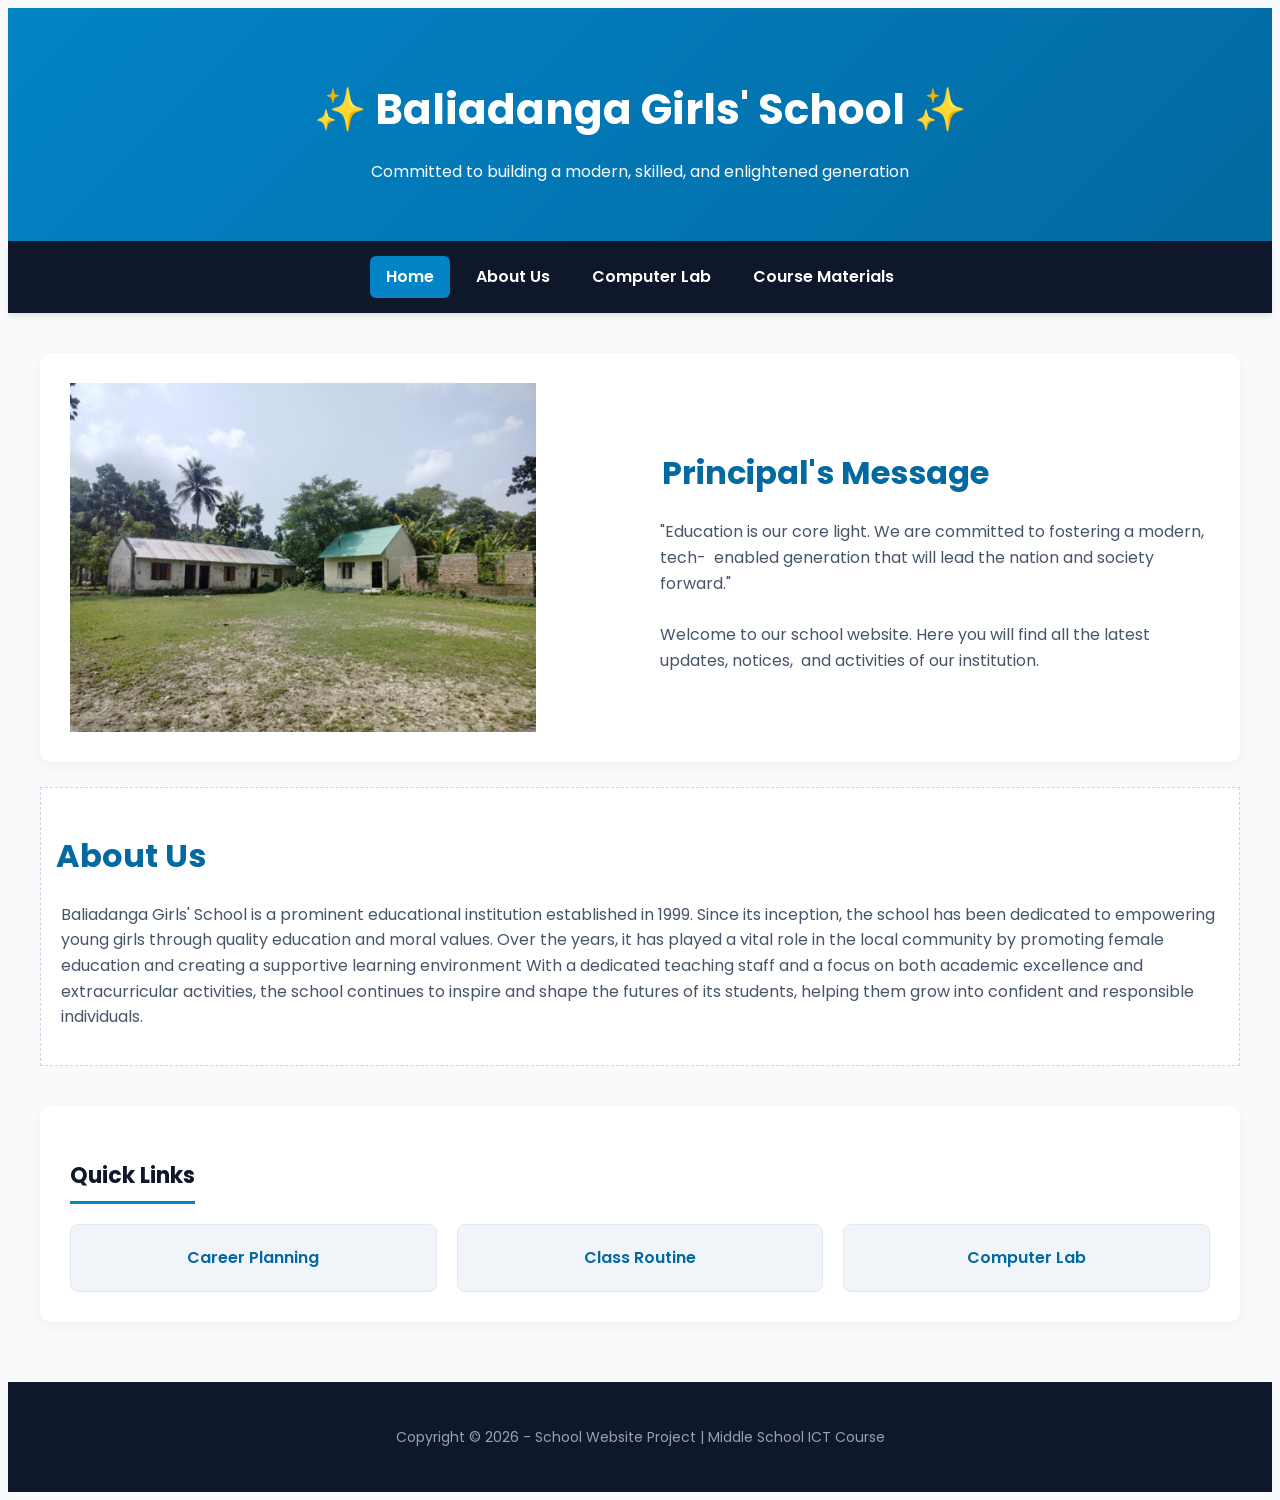
<file: index.html>
<!DOCTYPE html>
<html lang="en">
  <head>
    <meta http-equiv="content-type" content="text/html; charset=UTF-8">
    <meta name="viewport" content="width=device-width, initial-scale=1.0">
    <title>Baliadanga Girls' High School</title>
    <link rel="preconnect" href="https://fonts.googleapis.com">
    <link rel="preconnect" href="https://fonts.gstatic.com" crossorigin="">
    <link href="https://fonts.googleapis.com/css2?family=Poppins:wght@400;600;700&amp;display=swap"
      rel="stylesheet">
    <link rel="stylesheet" href="style.css">
  </head>
  <body>
    <header>
      <h1>✨ Baliadanga Girls' School ✨</h1>
      <p>Committed to building a modern, skilled, and enlightened generation</p>
    </header>
    <nav> <a href="#" class="active">Home</a> <a href="#about">About Us</a> <a
        href="computers.html" title="Computer resources" target="_top">Computer
        Lab</a> <a href="ClassMaterials.html" title="Course Materials">Course
        Materials</a> </nav>
    <div class="container">
      <section class="hero"><img src="sschoolpicture.jpg" alt="" title="school picture"
          style="width: 466px; height: 349px;">
        <div class="hero-content">
          <h2>&nbsp;Principal's Message</h2>
          <p>"Education is our core light. We are committed to fostering a
            modern, tech-&nbsp; enabled generation that will lead the nation and
            society forward."</p>
          <p>Welcome to our school website. Here you will find all the latest
            updates, notices,&nbsp; and activities of our institution.</p>
        </div>
      </section>
      <br>
      <section class="section" id="about">
        <div class="hero-content">
          <h2>About Us</h2>
          <p>Baliadanga Girls' School is a prominent educational institution
            established in 1999. Since its inception, the school has been
            dedicated to empowering young girls through quality education and
            moral values. Over the years, it has played a vital role in the
            local community by promoting female education and creating a
            supportive learning environment With a dedicated teaching staff and
            a focus on both academic excellence and extracurricular activities,
            the school continues to inspire and shape the futures of its
            students, helping them grow into confident and responsible
            individuals.</p>
        </div>
      </section>
      <section class="quick-links">
        <h3>Quick Links</h3>
        <div class="link-grid"> <a href="CareerPaths.html" class="link-card" title="CareerPaths">Career
            Planning</a> <a href="Routine.html" class="link-card">Class Routine</a>
          <a href="computers.html" class="link-card" title="computer resources">Computer
            Lab</a> </div>
      </section>
    </div>
    <footer>
      <p>Copyright © 2026 - School Website Project | Middle School ICT Course</p>
    </footer>
  </body>
</html>
</file>
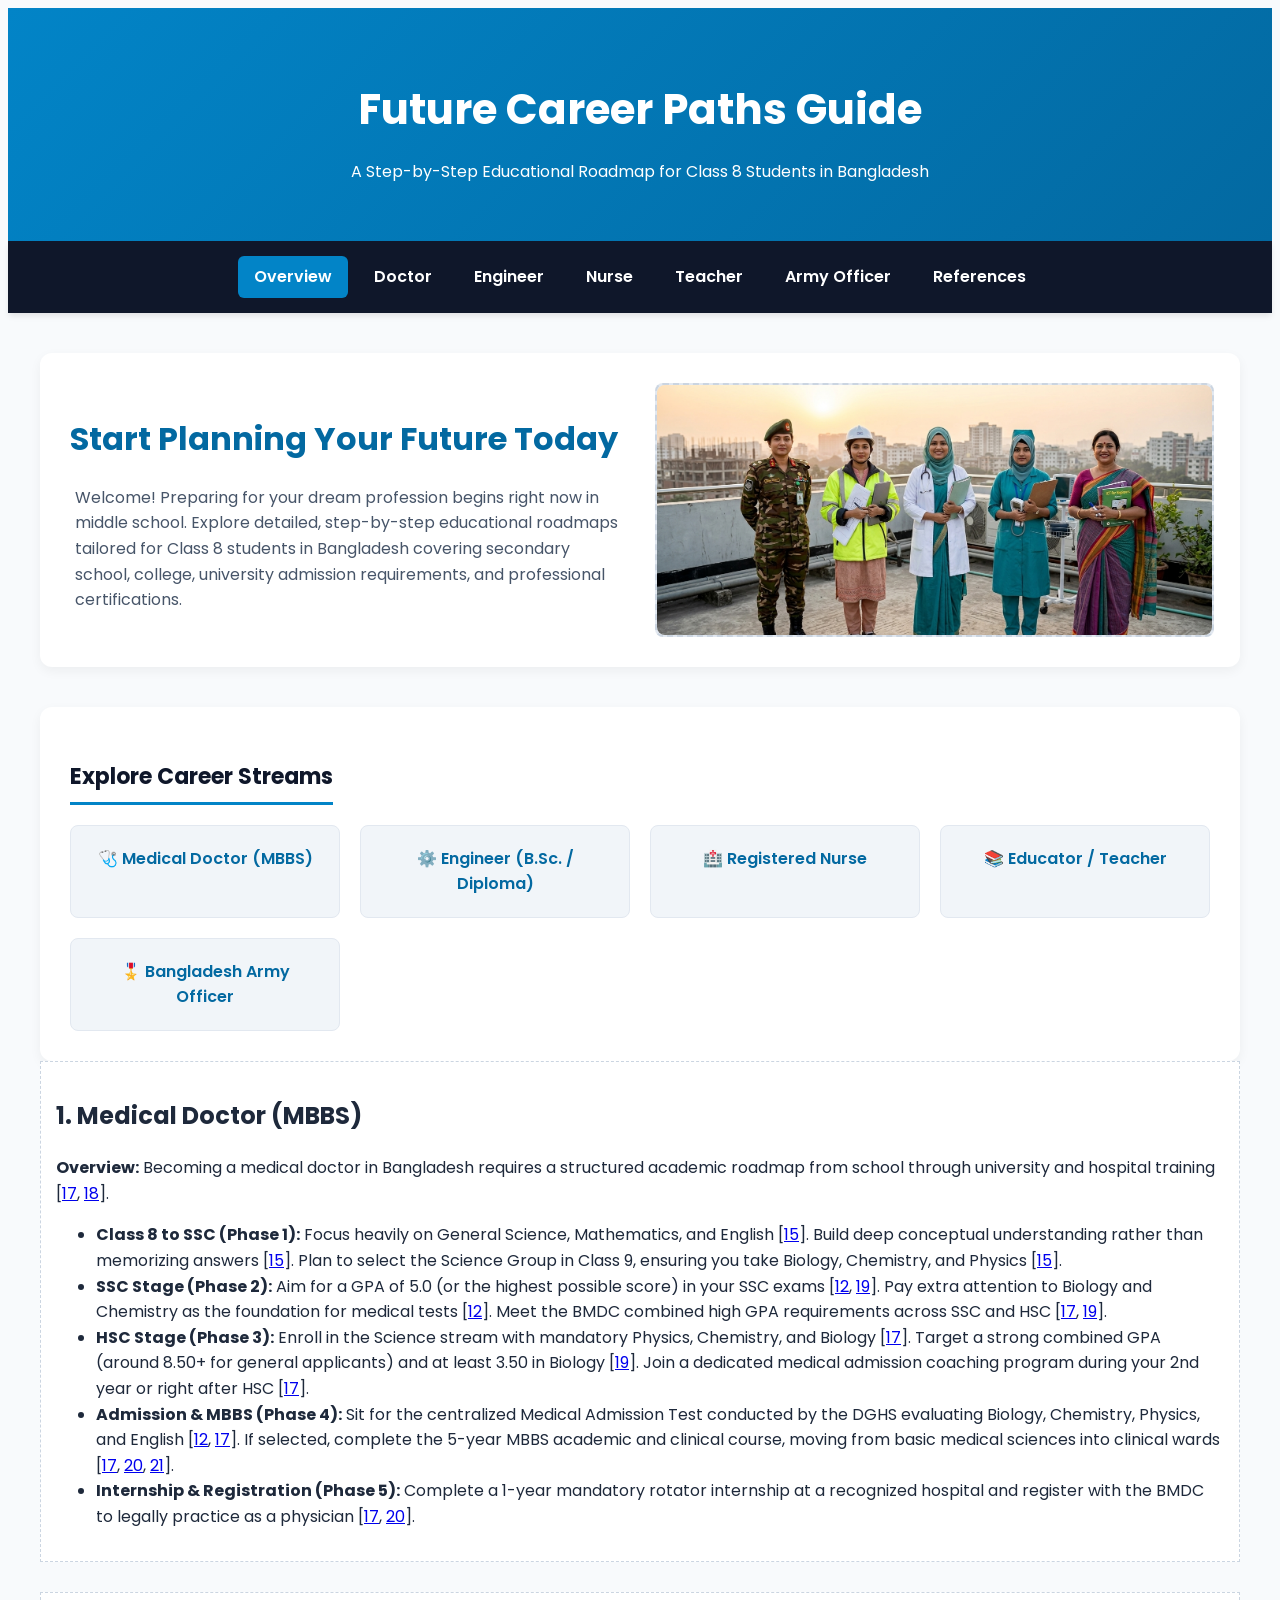
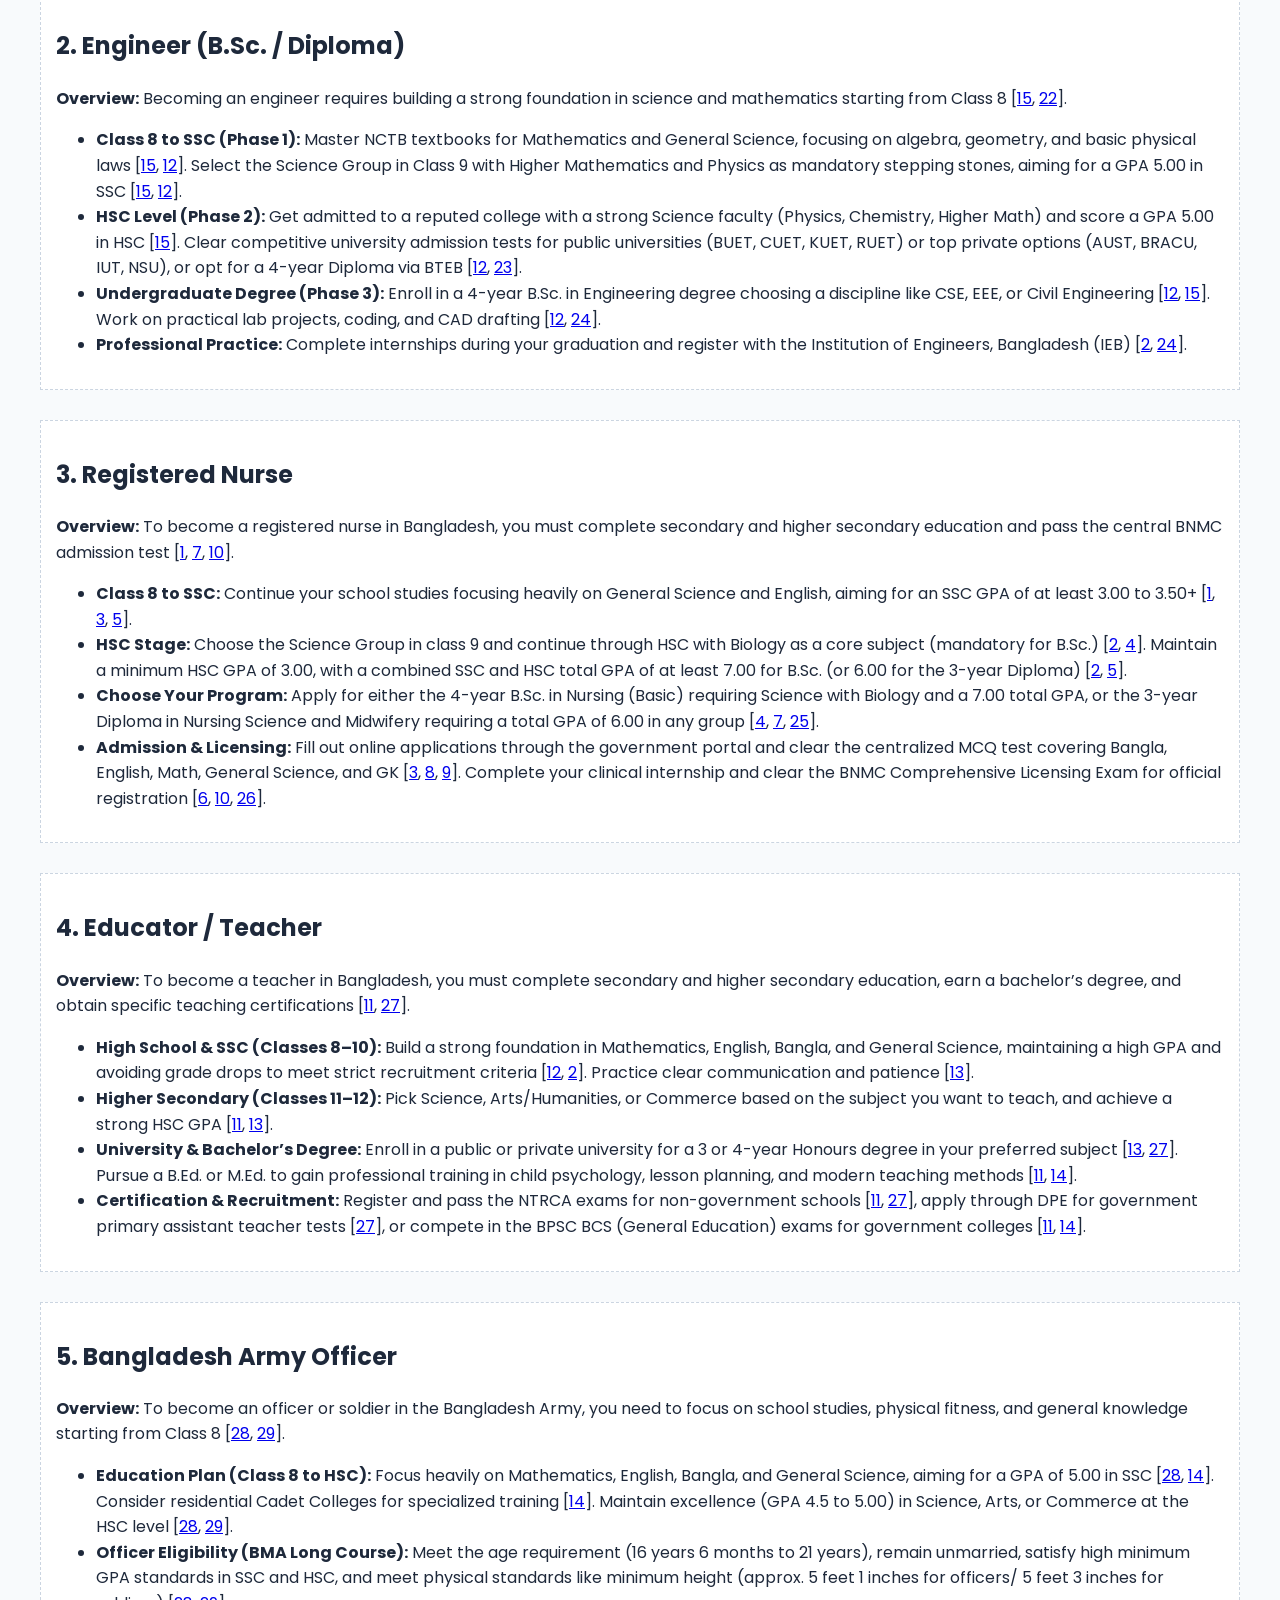
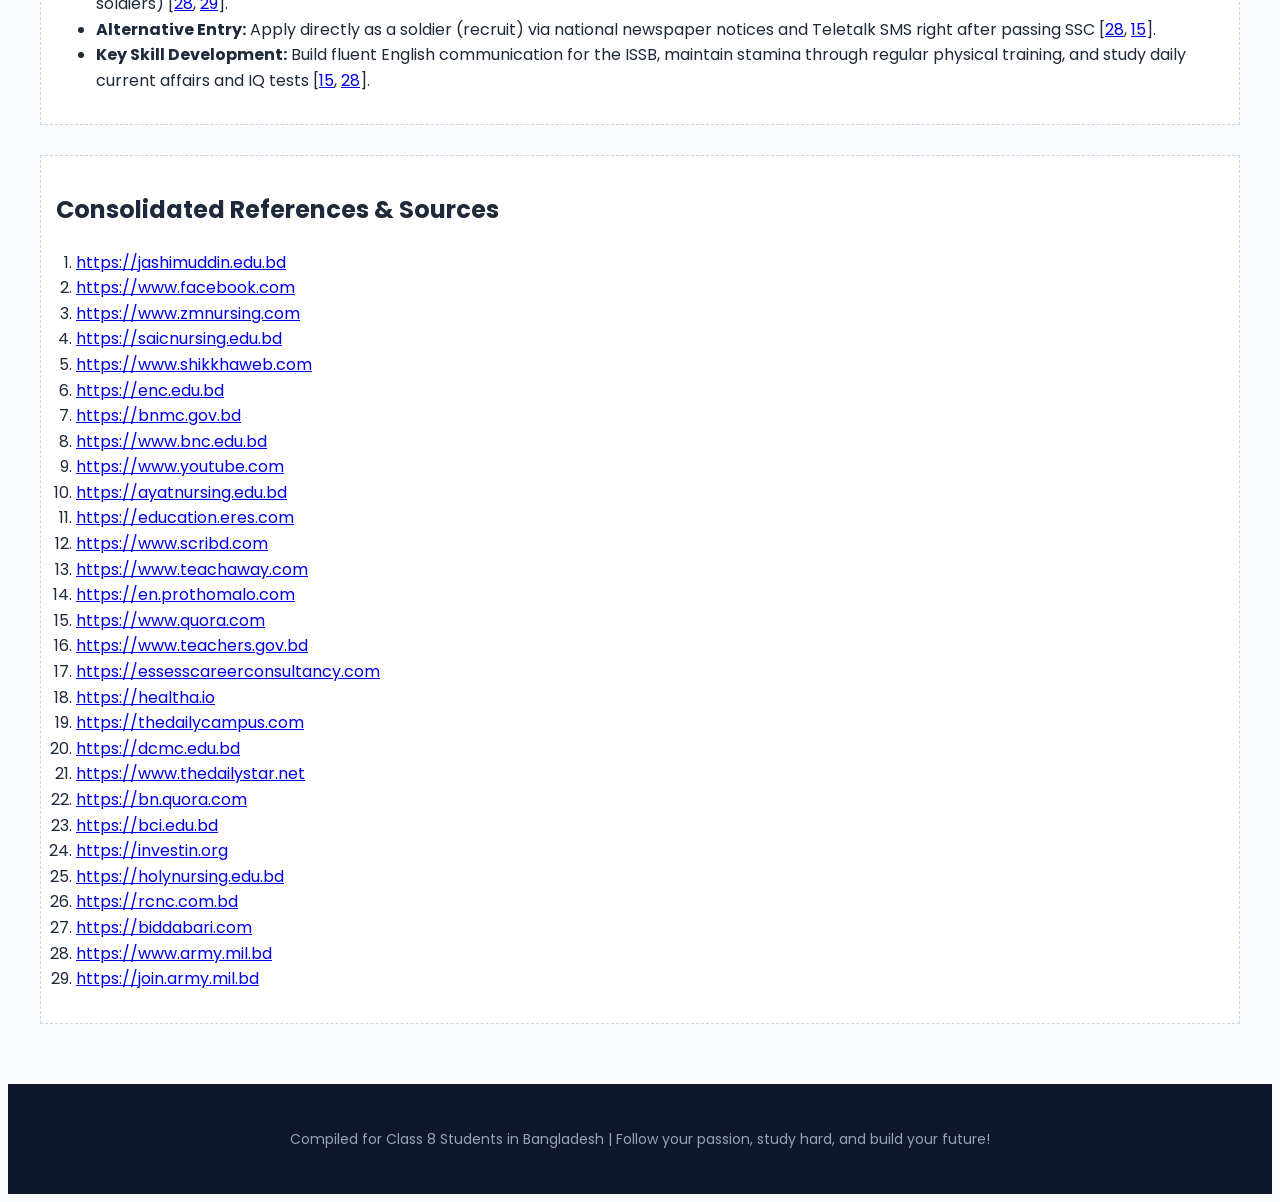
<file: CareerPaths.html>
<!DOCTYPE html>
<html lang="en">
  <head>
    <meta http-equiv="content-type" content="text/html; charset=UTF-8">
    <meta name="viewport" content="width=device-width, initial-scale=1.0">
    <title>Student Career Path Guide - Bangladesh</title>
    <link rel="stylesheet" href="style.css">
    <link href="https://fonts.googleapis.com/css2?family=Poppins:wght@400;600;700&amp;display=swap"
      rel="stylesheet">
  </head>
  <body>
    <header>
      <h1>Future Career Paths Guide</h1>
      <p>A Step-by-Step Educational Roadmap for Class 8 Students in Bangladesh</p>
    </header>
    <nav> <a href="#overview" class="active">Overview</a> <a href="#doctor">Doctor</a>
      <a href="#engineer">Engineer</a> <a href="#nurse">Nurse</a> <a href="#teacher">Teacher</a>
      <a href="#army">Army Officer</a> <a href="#references">References</a> </nav>
    <div class="container">
      <!-- HERO SECTION -->
      <div class="hero" id="overview">
        <div class="hero-content">
          <h2>Start Planning Your Future Today</h2>
          <p>Welcome! Preparing for your dream profession begins right now in
            middle school. Explore detailed, step-by-step educational roadmaps
            tailored for Class 8 students in Bangladesh covering secondary
            school, college, university admission requirements, and professional
            certifications.</p>
        </div>
        <div class="hero-img"> <img src="professions.jpg" alt="Careers" title="Professions"
            style="width: 100%; height: 100%; object-fit: cover; border-radius: 8px; display: block;"
            onerror="this.onerror=null; console.error('Image failed to load. Check file path.');"
            <="" div=""> </div>
      </div>
      <!-- QUICK LINKS SECTION -->
      <div class="quick-links">
        <h3>Explore Career Streams</h3>
        <div class="link-grid"> <a href="#doctor" class="link-card">🩺 Medical
            Doctor (MBBS)</a> <a href="#engineer" class="link-card">⚙️ Engineer
            (B.Sc. / Diploma)</a> <a href="#nurse" class="link-card">🏥
            Registered Nurse</a> <a href="#teacher" class="link-card">📚
            Educator / Teacher</a> <a href="#army" class="link-card">🎖️
            Bangladesh Army Officer</a> </div>
      </div>
      <!-- DOCTOR PATH -->
      <div class="section" id="doctor">
        <h2>1. Medical Doctor (MBBS)</h2>
        <p><strong>Overview:</strong> Becoming a medical doctor in Bangladesh
          requires a structured academic roadmap from school through university
          and hospital training [<a href="#ref-17">17</a>, <a href="#ref-18">18</a>].</p>
        <ul>
          <li><strong>Class 8 to SSC (Phase 1):</strong> Focus heavily on
            General Science, Mathematics, and English [<a href="#ref-15">15</a>].
            Build deep conceptual understanding rather than memorizing answers [<a
              href="#ref-15">15</a>]. Plan to select the Science Group in Class
            9, ensuring you take Biology, Chemistry, and Physics [<a href="#ref-15">15</a>].</li>
          <li><strong>SSC Stage (Phase 2):</strong> Aim for a GPA of 5.0 (or the
            highest possible score) in your SSC exams [<a href="#ref-12">12</a>,
            <a href="#ref-19">19</a>]. Pay extra attention to Biology and
            Chemistry as the foundation for medical tests [<a href="#ref-12">12</a>].
            Meet the BMDC combined high GPA requirements across SSC and HSC [<a
              href="#ref-17">17</a>, <a href="#ref-19">19</a>].</li>
          <li><strong>HSC Stage (Phase 3):</strong> Enroll in the Science stream
            with mandatory Physics, Chemistry, and Biology [<a href="#ref-17">17</a>].
            Target a strong combined GPA (around 8.50+ for general applicants)
            and at least 3.50 in Biology [<a href="#ref-19">19</a>]. Join a
            dedicated medical admission coaching program during your 2nd year or
            right after HSC [<a href="#ref-17">17</a>].</li>
          <li><strong>Admission &amp; MBBS (Phase 4):</strong> Sit for the
            centralized Medical Admission Test conducted by the DGHS evaluating
            Biology, Chemistry, Physics, and English [<a href="#ref-12">12</a>,
            <a href="#ref-17">17</a>]. If selected, complete the 5-year MBBS
            academic and clinical course, moving from basic medical sciences
            into clinical wards [<a href="#ref-17">17</a>, <a href="#ref-20">20</a>,
            <a href="#ref-21">21</a>].</li>
          <li><strong>Internship &amp; Registration (Phase 5):</strong> Complete
            a 1-year mandatory rotator internship at a recognized hospital and
            register with the BMDC to legally practice as a physician [<a href="#ref-17">17</a>,
            <a href="#ref-20">20</a>].</li>
        </ul>
      </div>
      <!-- ENGINEER PATH -->
      <div class="section" id="engineer">
        <h2>2. Engineer (B.Sc. / Diploma)</h2>
        <p><strong>Overview:</strong> Becoming an engineer requires building a
          strong foundation in science and mathematics starting from Class 8 [<a
            href="#ref-15">15</a>, <a href="#ref-22">22</a>].</p>
        <ul>
          <li><strong>Class 8 to SSC (Phase 1):</strong> Master NCTB textbooks
            for Mathematics and General Science, focusing on algebra, geometry,
            and basic physical laws [<a href="#ref-15">15</a>, <a href="#ref-12">12</a>].
            Select the Science Group in Class 9 with Higher Mathematics and
            Physics as mandatory stepping stones, aiming for a GPA 5.00 in SSC [<a
              href="#ref-15">15</a>, <a href="#ref-12">12</a>].</li>
          <li><strong>HSC Level (Phase 2):</strong> Get admitted to a reputed
            college with a strong Science faculty (Physics, Chemistry, Higher
            Math) and score a GPA 5.00 in HSC [<a href="#ref-15">15</a>]. Clear
            competitive university admission tests for public universities
            (BUET, CUET, KUET, RUET) or top private options (AUST, BRACU, IUT,
            NSU), or opt for a 4-year Diploma via BTEB [<a href="#ref-12">12</a>,
            <a href="#ref-23">23</a>].</li>
          <li><strong>Undergraduate Degree (Phase 3):</strong> Enroll in a
            4-year B.Sc. in Engineering degree choosing a discipline like CSE,
            EEE, or Civil Engineering [<a href="#ref-12">12</a>, <a href="#ref-15">15</a>].
            Work on practical lab projects, coding, and CAD drafting [<a href="#ref-12">12</a>,
            <a href="#ref-24">24</a>].</li>
          <li><strong>Professional Practice:</strong> Complete internships
            during your graduation and register with the Institution of
            Engineers, Bangladesh (IEB) [<a href="#ref-2">2</a>, <a href="#ref-24">24</a>].</li>
        </ul>
      </div>
      <!-- NURSE PATH -->
      <div class="section" id="nurse">
        <h2>3. Registered Nurse</h2>
        <p><strong>Overview:</strong> To become a registered nurse in
          Bangladesh, you must complete secondary and higher secondary education
          and pass the central BNMC admission test [<a href="#ref-1">1</a>, <a
            href="#ref-7">7</a>, <a href="#ref-10">10</a>].</p>
        <ul>
          <li><strong>Class 8 to SSC:</strong> Continue your school studies
            focusing heavily on General Science and English, aiming for an SSC
            GPA of at least 3.00 to 3.50+ [<a href="#ref-1">1</a>, <a href="#ref-3">3</a>,
            <a href="#ref-5">5</a>].</li>
          <li><strong>HSC Stage:</strong> Choose the Science Group in class 9
            and continue through HSC with Biology as a core subject (mandatory
            for B.Sc.) [<a href="#ref-2">2</a>, <a href="#ref-4">4</a>].
            Maintain a minimum HSC GPA of 3.00, with a combined SSC and HSC
            total GPA of at least 7.00 for B.Sc. (or 6.00 for the 3-year
            Diploma) [<a href="#ref-2">2</a>, <a href="#ref-5">5</a>].</li>
          <li><strong>Choose Your Program:</strong> Apply for either the 4-year
            B.Sc. in Nursing (Basic) requiring Science with Biology and a 7.00
            total GPA, or the 3-year Diploma in Nursing Science and Midwifery
            requiring a total GPA of 6.00 in any group [<a href="#ref-4">4</a>,
            <a href="#ref-7">7</a>, <a href="#ref-25">25</a>].</li>
          <li><strong>Admission &amp; Licensing:</strong> Fill out online
            applications through the government portal and clear the centralized
            MCQ test covering Bangla, English, Math, General Science, and GK [<a
              href="#ref-3">3</a>, <a href="#ref-8">8</a>, <a href="#ref-9">9</a>].
            Complete your clinical internship and clear the BNMC Comprehensive
            Licensing Exam for official registration [<a href="#ref-6">6</a>, <a
              href="#ref-10">10</a>, <a href="#ref-26">26</a>].</li>
        </ul>
      </div>
      <!-- TEACHER PATH -->
      <div class="section" id="teacher">
        <h2>4. Educator / Teacher</h2>
        <p><strong>Overview:</strong> To become a teacher in Bangladesh, you
          must complete secondary and higher secondary education, earn a
          bachelor’s degree, and obtain specific teaching certifications [<a href="#ref-11">11</a>,
          <a href="#ref-27">27</a>].</p>
        <ul>
          <li><strong>High School &amp; SSC (Classes 8–10):</strong> Build a
            strong foundation in Mathematics, English, Bangla, and General
            Science, maintaining a high GPA and avoiding grade drops to meet
            strict recruitment criteria [<a href="#ref-12">12</a>, <a href="#ref-2">2</a>].
            Practice clear communication and patience [<a href="#ref-13">13</a>].</li>
          <li><strong>Higher Secondary (Classes 11–12):</strong> Pick Science,
            Arts/Humanities, or Commerce based on the subject you want to teach,
            and achieve a strong HSC GPA [<a href="#ref-11">11</a>, <a href="#ref-13">13</a>].</li>
          <li><strong>University &amp; Bachelor’s Degree:</strong> Enroll in a
            public or private university for a 3 or 4-year Honours degree in
            your preferred subject [<a href="#ref-13">13</a>, <a href="#ref-27">27</a>].
            Pursue a B.Ed. or M.Ed. to gain professional training in child
            psychology, lesson planning, and modern teaching methods [<a href="#ref-11">11</a>,
            <a href="#ref-14">14</a>].</li>
          <li><strong>Certification &amp; Recruitment:</strong> Register and
            pass the NTRCA exams for non-government schools [<a href="#ref-11">11</a>,
            <a href="#ref-27">27</a>], apply through DPE for government primary
            assistant teacher tests [<a href="#ref-27">27</a>], or compete in
            the BPSC BCS (General Education) exams for government colleges [<a href="#ref-11">11</a>,
            <a href="#ref-14">14</a>].</li>
        </ul>
      </div>
      <!-- ARMY OFFICER PATH -->
      <div class="section" id="army">
        <h2>5. Bangladesh Army Officer</h2>
        <p><strong>Overview:</strong> To become an officer or soldier in the
          Bangladesh Army, you need to focus on school studies, physical
          fitness, and general knowledge starting from Class 8 [<a href="#ref-28">28</a>,
          <a href="#ref-29">29</a>].</p>
        <ul>
          <li><strong>Education Plan (Class 8 to HSC):</strong> Focus heavily on
            Mathematics, English, Bangla, and General Science, aiming for a GPA
            of 5.00 in SSC [<a href="#ref-28">28</a>, <a href="#ref-14">14</a>].
            Consider residential Cadet Colleges for specialized training [<a href="#ref-14">14</a>].
            Maintain excellence (GPA 4.5 to 5.00) in Science, Arts, or Commerce
            at the HSC level [<a href="#ref-28">28</a>, <a href="#ref-29">29</a>].</li>
          <li><strong>Officer Eligibility (BMA Long Course):</strong> Meet the
            age requirement (16 years 6 months to 21 years), remain unmarried,
            satisfy high minimum GPA standards in SSC and HSC, and meet physical
            standards like minimum height (approx. 5 feet 1 inches for officers/
            5 feet 3 inches for soldiers) [<a href="#ref-28">28</a>, <a href="#ref-29">29</a>].</li>
          <li><strong>Alternative Entry:</strong> Apply directly as a soldier
            (recruit) via national newspaper notices and Teletalk SMS right
            after passing SSC [<a href="#ref-28">28</a>, <a href="#ref-15">15</a>].</li>
          <li><strong>Key Skill Development:</strong> Build fluent English
            communication for the ISSB, maintain stamina through regular
            physical training, and study daily current affairs and IQ tests [<a
              href="#ref-15">15</a>, <a href="#ref-28">28</a>].</li>
        </ul>
      </div>
      <!-- REFERENCES SECTION -->
      <div class="section" id="references">
        <h2>Consolidated References &amp; Sources</h2>
        <ol style="padding-left: 20px; word-break: break-all;">
          <li id="ref-1"><a href="https://jashimuddin.edu.bd" target="_blank">https://jashimuddin.edu.bd</a></li>
          <li id="ref-2"><a href="https://www.facebook.com" target="_blank">https://www.facebook.com</a></li>
          <li id="ref-3"><a href="https://www.zmnursing.com" target="_blank">https://www.zmnursing.com</a></li>
          <li id="ref-4"><a href="https://saicnursing.edu.bd" target="_blank">https://saicnursing.edu.bd</a></li>
          <li id="ref-5"><a href="https://www.shikkhaweb.com" target="_blank">https://www.shikkhaweb.com</a></li>
          <li id="ref-6"><a href="https://enc.edu.bd" target="_blank">https://enc.edu.bd</a></li>
          <li id="ref-7"><a href="https://bnmc.gov.bd" target="_blank">https://bnmc.gov.bd</a></li>
          <li id="ref-8"><a href="https://www.bnc.edu.bd" target="_blank">https://www.bnc.edu.bd</a></li>
          <li id="ref-9"><a href="https://www.youtube.com" target="_blank">https://www.youtube.com</a></li>
          <li id="ref-10"><a href="https://ayatnursing.edu.bd" target="_blank">https://ayatnursing.edu.bd</a></li>
          <li id="ref-11"><a href="https://education.eres.com" target="_blank">https://education.eres.com</a></li>
          <li id="ref-12"><a href="https://www.scribd.com" target="_blank">https://www.scribd.com</a></li>
          <li id="ref-13"><a href="https://www.teachaway.com" target="_blank">https://www.teachaway.com</a></li>
          <li id="ref-14"><a href="https://en.prothomalo.com" target="_blank">https://en.prothomalo.com</a></li>
          <li id="ref-15"><a href="https://www.quora.com" target="_blank">https://www.quora.com</a></li>
          <li id="ref-16"><a href="https://www.teachers.gov.bd" target="_blank">https://www.teachers.gov.bd</a></li>
          <li id="ref-17"><a href="https://essesscareerconsultancy.com" target="_blank">https://essesscareerconsultancy.com</a></li>
          <li id="ref-18"><a href="https://healtha.io" target="_blank">https://healtha.io</a></li>
          <li id="ref-19"><a href="https://thedailycampus.com" target="_blank">https://thedailycampus.com</a></li>
          <li id="ref-20"><a href="https://dcmc.edu.bd" target="_blank">https://dcmc.edu.bd</a></li>
          <li id="ref-21"><a href="https://www.thedailystar.net" target="_blank">https://www.thedailystar.net</a></li>
          <li id="ref-22"><a href="https://bn.quora.com" target="_blank">https://bn.quora.com</a></li>
          <li id="ref-23"><a href="https://bci.edu.bd" target="_blank">https://bci.edu.bd</a></li>
          <li id="ref-24"><a href="https://investin.org" target="_blank">https://investin.org</a></li>
          <li id="ref-25"><a href="https://holynursing.edu.bd" target="_blank">https://holynursing.edu.bd</a></li>
          <li id="ref-26"><a href="https://rcnc.com.bd" target="_blank">https://rcnc.com.bd</a></li>
          <li id="ref-27"><a href="https://biddabari.com" target="_blank">https://biddabari.com</a></li>
          <li id="ref-28"><a href="https://www.army.mil.bd" target="_blank">https://www.army.mil.bd</a></li>
          <li id="ref-29"><a href="https://join.army.mil.bd" target="_blank">https://join.army.mil.bd</a></li>
        </ol>
      </div>
    </div>
    <footer>
      <p>Compiled for Class 8 Students in Bangladesh | Follow your passion,
        study hard, and build your future!</p>
    </footer>
  </body>
</html>
</file>
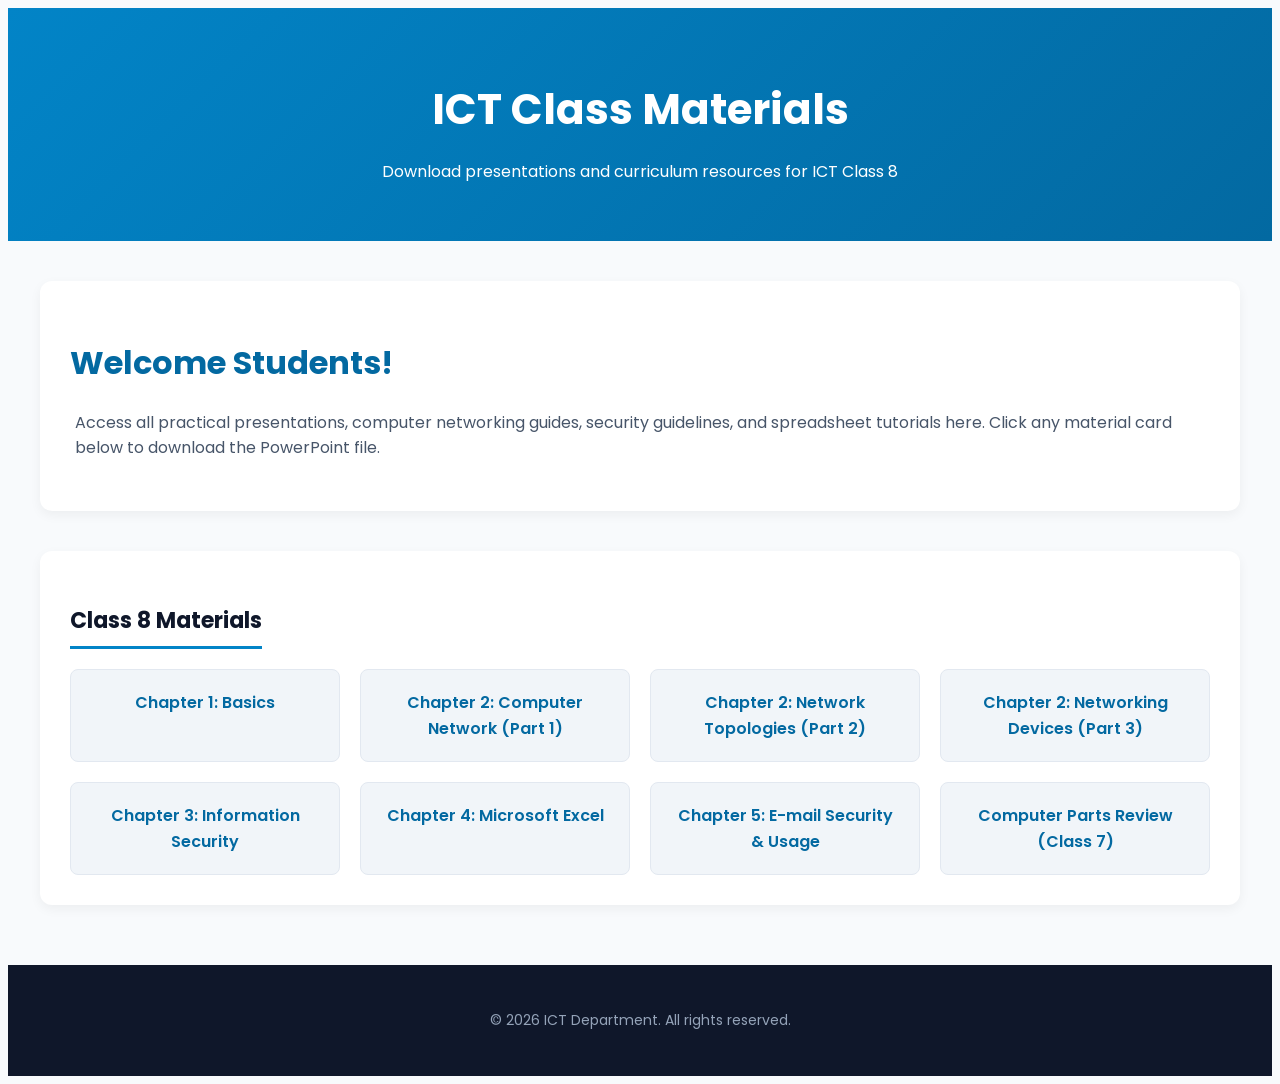
<file: ClassMaterials.html>
<!DOCTYPE html>
<html lang="en">
  <head>
    <meta http-equiv="content-type" content="text/html; charset=UTF-8">
    <meta name="viewport" content="width=device-width, initial-scale=1.0">
    <title>ICT Class Materials - Student Portal</title>
    <link href="https://fonts.googleapis.com/css2?family=Poppins:wght@400;600;700&amp;display=swap"

      rel="stylesheet">
    <link rel="stylesheet" href="style.css">
  </head>
  <body>
    <header>
      <h1>ICT Class Materials</h1>
      <p>Download presentations and curriculum resources for ICT Class 8</p>
    </header>
    <div class="container">
      <!-- Hero Section -->
      <section class="hero">
        <div class="hero-content">
          <h2>Welcome Students!</h2>
          <p>Access all practical presentations, computer networking guides,
            security guidelines, and spreadsheet tutorials here. Click any
            material card below to download the PowerPoint file.</p>
        </div>
      </section>
      <!-- Class 8 Section -->
      <section class="quick-links" id="class8">
        <h3>Class 8 Materials</h3>
        <div class="link-grid"> <a href="ClassMaterials/ICT_Practical-Class8-chapter-1.pptx"

            class="link-card" download=""> Chapter 1: Basics </a> <a href="ClassMaterials/ICT_Practical--Class8-Chapter2-Computer_Network_part1.pptx"

            class="link-card" download=""> Chapter 2: Computer Network (Part 1)
          </a> <a href="ClassMaterials/ICT_Practical--Class8-Chapter2-netowrk-part2-topology.pptx"

            class="link-card" download=""> Chapter 2: Network Topologies (Part
            2) </a> <a href="ClassMaterials/ICT_Practical-Class8-Chapter2-Networking%20Devices%20-Chapter2-part3.pptx"

            class="link-card" download=""> Chapter 2: Networking Devices (Part
            3) </a> <a href="ClassMaterials/ICT_Practical-class8-information-security-chapter3.pptx"

            class="link-card" download=""> Chapter 3: Information Security </a>
          <a href="ClassMaterials/ICT_Practical--class8-Excel-chapter4.pptx" class="link-card"

            download=""> Chapter 4: Microsoft Excel </a> <a href="ClassMaterials/ICT_Practical-class8-E-mail-chapter5.pptx"

            class="link-card" download=""> Chapter 5: E-mail Security &amp;
            Usage </a> <a href="ClassMaterials/ICT_Practical--Class7-review-Computerparts.pptx"

                          class="link-card" download=""> Computer Parts Review (Class 7) </a>
        </div>
          </section>
    </div>
    <footer>
      <p>© 2026 ICT Department. All rights reserved.</p>
    </footer>
  </body>
</html>
</file>
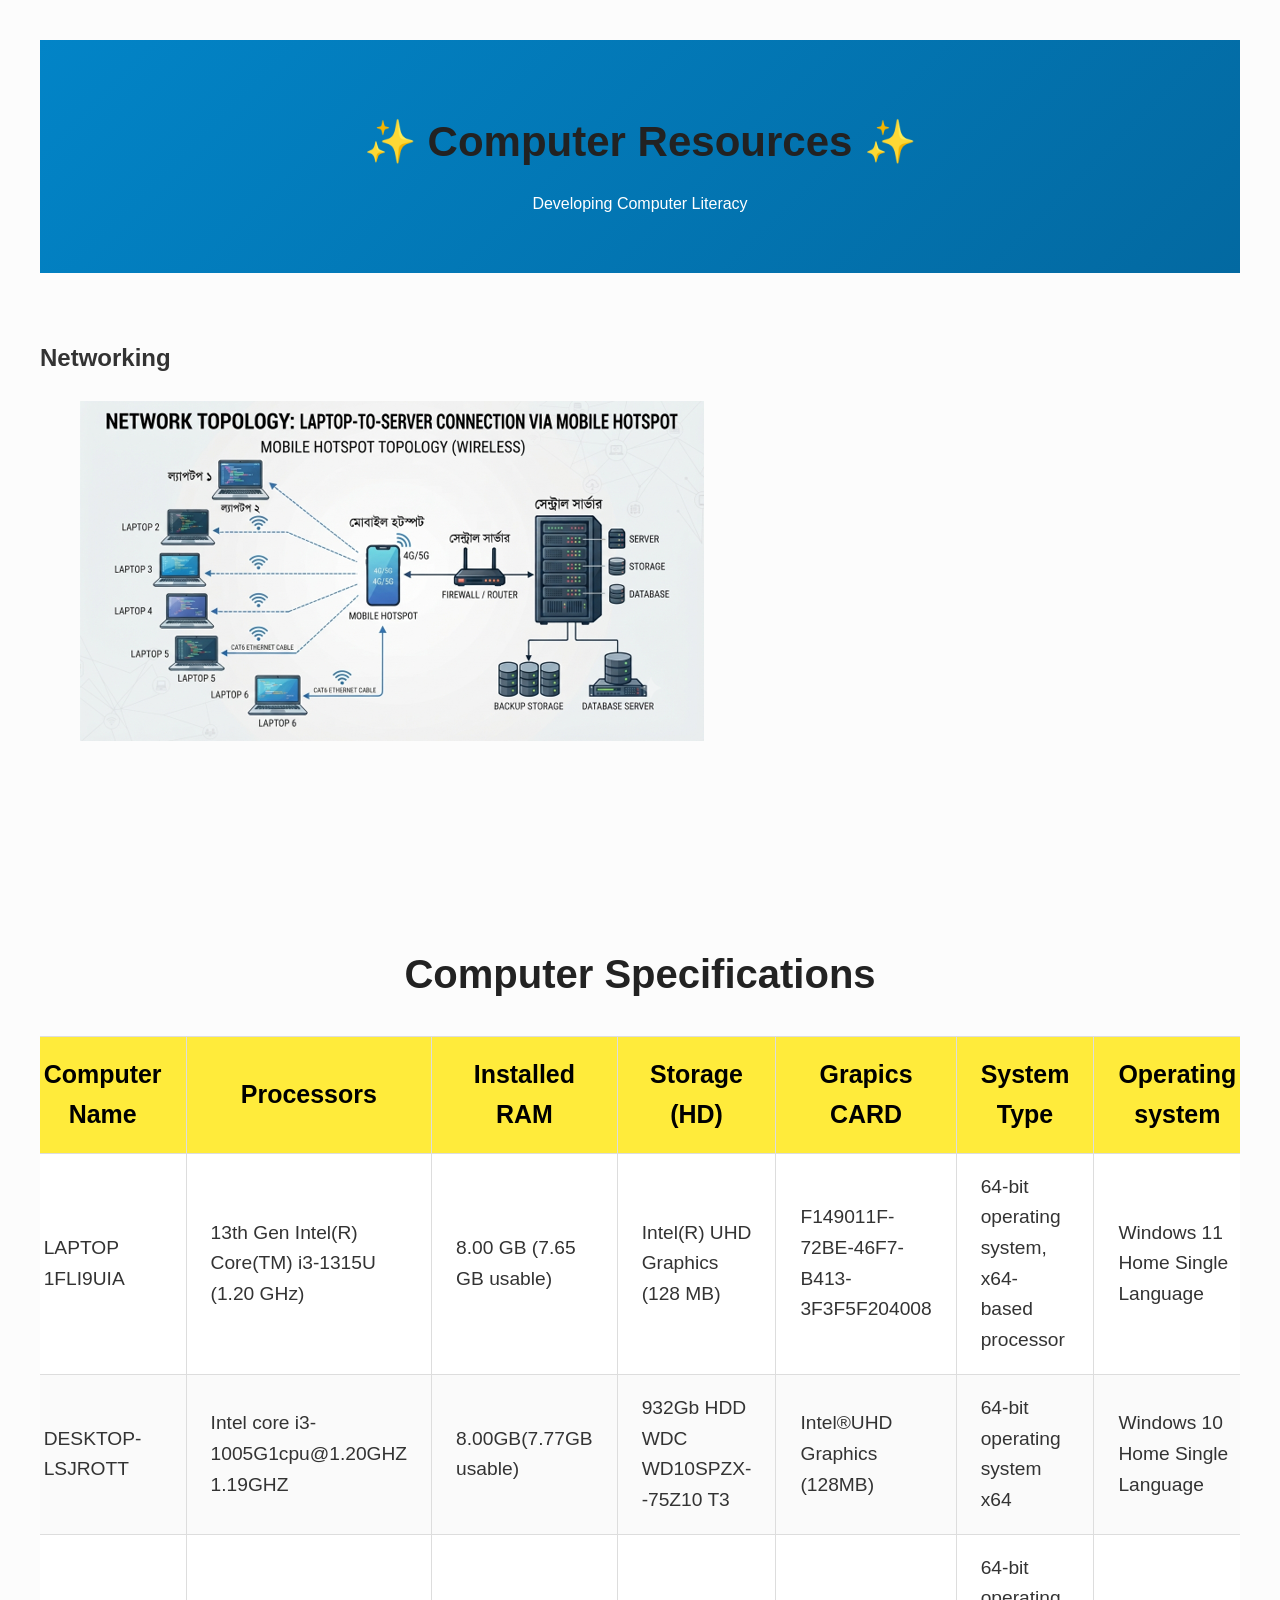
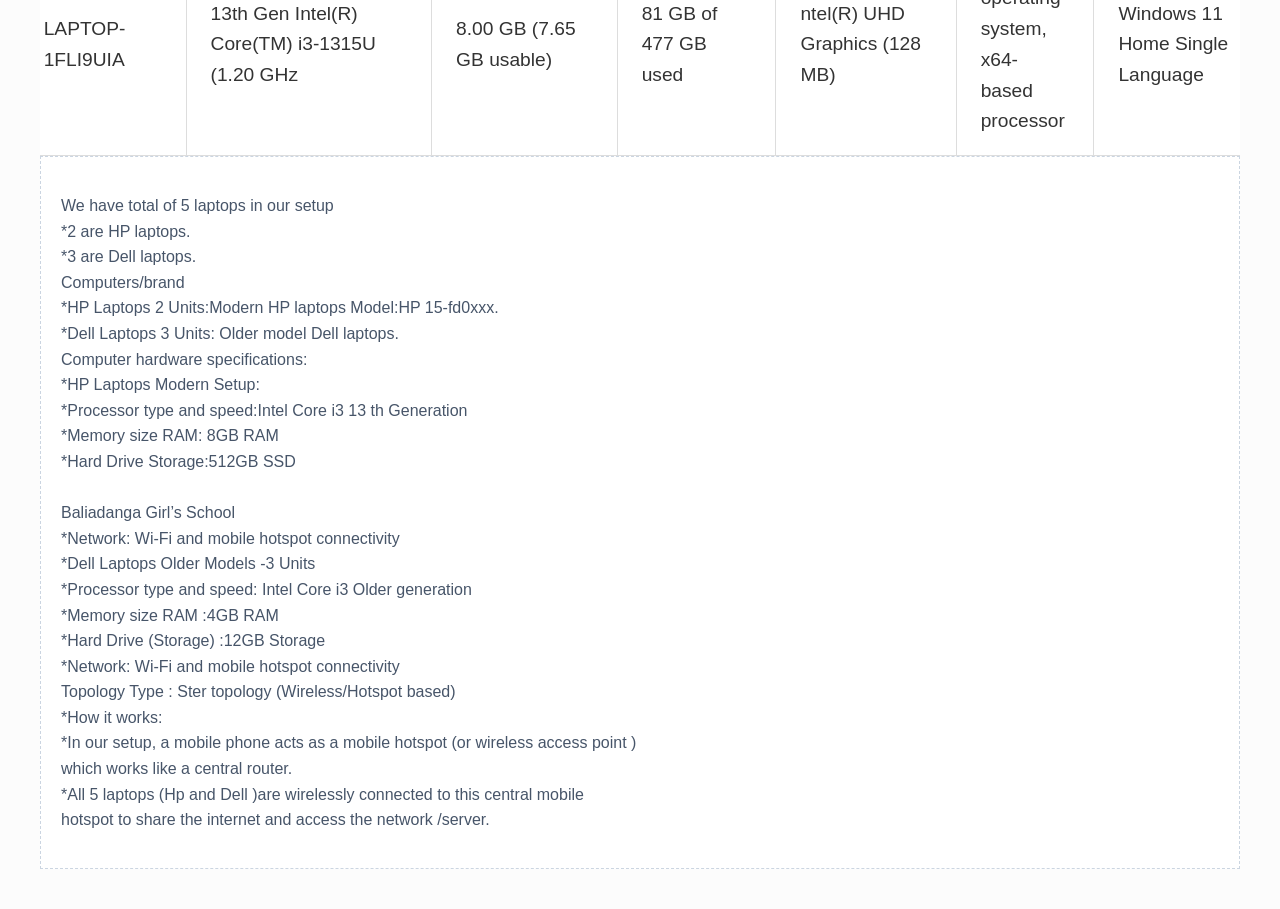
<file: computers.html>
<!DOCTYPE html>
<html lang="en">
  <head>
    <meta http-equiv="content-type" content="text/html; charset=UTF-8">
    <meta name="viewport" content="width=device-width, initial-scale=1.0">
    <title>Baliadanga Girls' High School</title>
    <link rel="preconnect" href="https://fonts.googleapis.com">
    <link rel="preconnect" href="https://fonts.gstatic.com" crossorigin="">
    <link href="https://fonts.googleapis.com/css2?family=Poppins:wght@400;600;700&amp;display=swap"

      rel="stylesheet">
    <link rel="stylesheet" href="style.css">
  </head>
  <body>
    <header>
      <h1>✨ Computer Resources ✨</h1>
      <p>Developing Computer Literacy </p>
    </header>
    <p><br>
    </p>
    <h2>
      <p>Networking</p>
    </h2>
    <img src="network.png" alt="network setup" title="network setup" style="margin-left: 40px;">
    <p><br>
    </p>
    <p><br>
    </p>
    <p><br>
    </p>
    <p><br>
    </p>
    <meta charset="UTF-8">
    <title>Computer Specifications </title>
    <style>
        body {
            font-family: Arial, sans-serif;
            margin: 40px;
            background-color: #fcfcfc;
            color: #333;
        }
        h1 {
            text-align: center;
            font-size: 2.5em;
            margin-bottom: 30px;
            color: #222;
        }
        .table-container {
            width: 100%;
            display: flex;
            justify-content: center;
            overflow-x: auto;
        }
        table.routine-table {
            width: 100%;
            border-collapse: collapse;
            font-size: 1.2em;
            box-shadow: 0 4px 10px rgba(0,0,0,0.05);
            background-color: #ffffff;
        }
        table.routine-table th, table.routine-table td {
            padding: 18px 24px;
            text-align: left;
            border: 1px solid #ddd;
        }
        table.routine-table th {
            background-color: #ffeb3b;
            color: #000;
            font-weight: bold;
            font-size: 1.3em;
            text-align: center;
        }
        table.routine-table tr:nth-child(even) {
            background-color: #fafafa;
        }
        table.routine-table tr:hover {
            background-color: #f1f1f1;
        }
    </style>
    <h1>Computer Specifications</h1>
    <div class="table-container">
      <table class="dataframe routine-table" border="1">
        <thead>
          <tr style="text-align: right;">
            <th>Computer Name</th>
            <th>Processors</th>
            <th>Installed RAM</th>
            <th>Storage (HD)</th>
            <th>Grapics CARD</th>
            <th>System Type</th>
            <th>Operating system</th>
          </tr>
        </thead>
        <tbody>
          <tr>
            <td>LAPTOP 1FLI9UIA</td>
            <td>13th Gen Intel(R) Core(TM) i3-1315U (1.20 GHz)</td>
            <td>8.00 GB (7.65 GB usable)</td>
            <td>Intel(R) UHD Graphics (128 MB)</td>
            <td>F149011F-72BE-46F7-B413-3F3F5F204008</td>
            <td>64-bit operating system, x64-based processor</td>
            <td>Windows 11 Home Single Language</td>
          </tr>
          <tr>
            <td>DESKTOP-LSJROTT</td>
            <td>Intel core i3-1005G1cpu@1.20GHZ 1.19GHZ</td>
            <td>8.00GB(7.77GB usable)</td>
            <td>932Gb HDD WDC WD10SPZX--75Z10 T3</td>
            <td>Intel®UHD Graphics (128MB)</td>
            <td>64-bit operating system x64</td>
            <td>Windows 10 Home Single Language</td>
          </tr>
          <tr>
            <td>LAPTOP-1FLI9UIA</td>
            <td>13th Gen Intel(R) Core(TM) i3-1315U (1.20 GHz</td>
            <td>8.00 GB (7.65 GB usable)</td>
            <td>81 GB of 477 GB used</td>
            <td>ntel(R) UHD Graphics (128 MB)</td>
            <td>64-bit operating system, x64-based processor</td>
            <td>Windows 11 Home Single Language</td>
          </tr>
        </tbody>
      </table>
    </div>
    <section class="section" id="about">
      <div class="hero-content">
        <p><span>We have total of 5 laptops in our setup<br>
            *2 are HP laptops.<br>
            *3 are Dell laptops.<br>
            Computers/brand<br>
            *HP Laptops 2 Units:Modern HP laptops Model:HP 15-fd0xxx.<br>
            *Dell Laptops 3 Units: Older model Dell laptops.<br>
            Computer hardware specifications:<br>
            *HP Laptops Modern Setup:<br>
            *Processor type and speed:Intel Core i3 13 th Generation<br>
            *Memory size RAM: 8GB RAM<br>
            *Hard Drive Storage:512GB SSD<br>
          </span> <span><br>
            Baliadanga Girl’s School<br>
            *Network: Wi-Fi and mobile hotspot connectivity<br>
            *Dell Laptops Older Models -3 Units<br>
            *Processor type and speed: Intel Core i3 Older generation<br>
            *Memory size RAM :4GB RAM<br>
            *Hard Drive (Storage) :12GB Storage<br>
            *Network: Wi-Fi and mobile hotspot connectivity<br>
            Topology Type : Ster topology (Wireless/Hotspot based)<br>
            *How it works:<br>
            *In our setup, a mobile phone acts as a mobile hotspot (or wireless
            access point )<br>
            which works like a central router.<br>
            *All 5 laptops (Hp and Dell )are wirelessly connected to this
            central mobile<br>
            hotspot to share the internet and access the network /server.</span></p>
      </div>
    </section>
  </body>
</html>
</file>
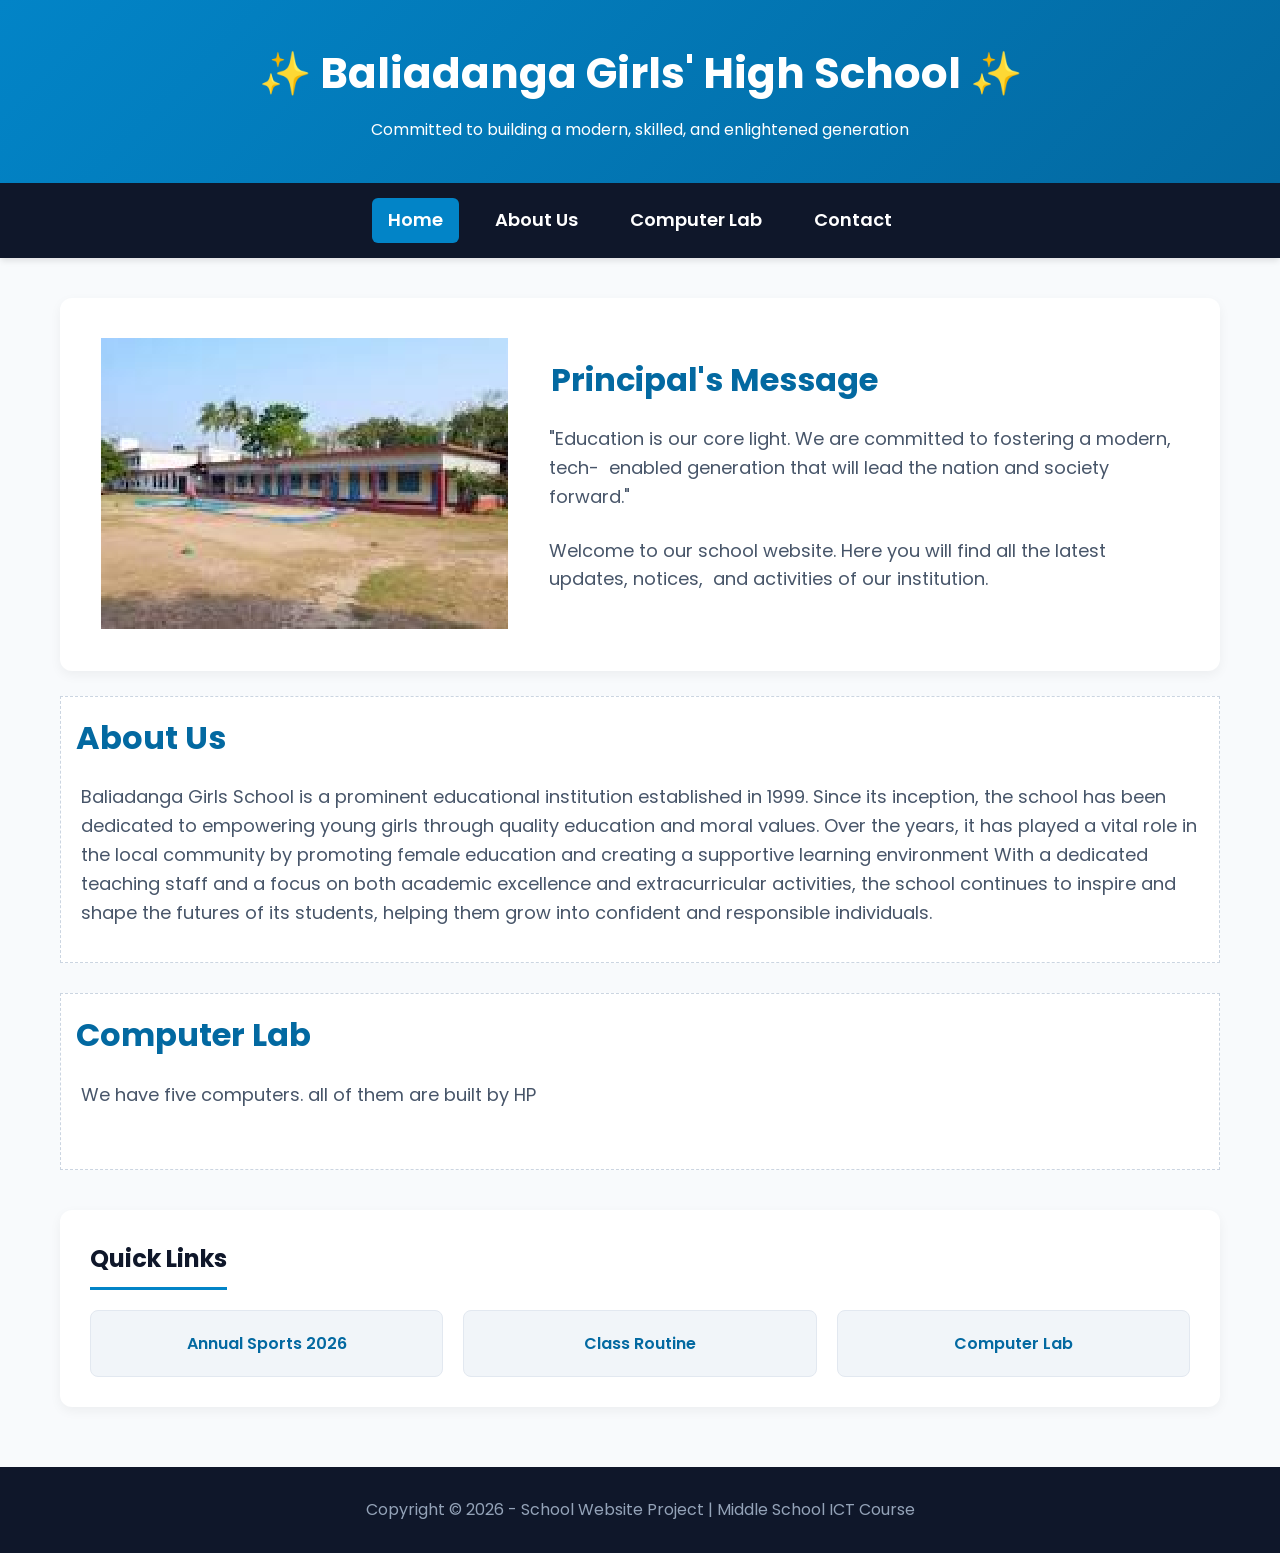
<file: document.html>
<!DOCTYPE html>
<html lang="en">
  <head>
    <meta http-equiv="content-type" content="text/html; charset=UTF-8">
    <meta name="viewport" content="width=device-width, initial-scale=1.0">
    <title>Baliadanga Girls' High School</title>
    <link rel="preconnect" href="https://fonts.googleapis.com">
    <link rel="preconnect" href="https://fonts.gstatic.com">
    <link href="https://fonts.googleapis.com/css2?family=Poppins:wght@400;600;700&amp;display=swap"
      rel="stylesheet">
    <style>
        * {
            box-sizing: border-box;
            margin: 0;
            padding: 0;
        }
        body {
            font-family: 'Poppins', sans-serif;
            background-color: #f8fafc;
            color: #1e293b;
            line-height: 1.6;
        }
        header {
            background: linear-gradient(135deg, #0284c7, #0369a1);
            color: white;
            padding: 40px 20px;
            text-align: center;
        }
        header h1 {
            font-size: 42px;
            margin-bottom: 10px;
        }
        nav {
            background-color: #0f172a;
            display: flex;
            justify-content: center;
            gap: 20px;
            padding: 15px;
            box-shadow: 0 4px 6px -1px rgba(0,0,0,0.1);
        }
        nav a {
            color: white;
            text-decoration: none;
            font-size: 18px;
            font-weight: 600;
            padding: 8px 16px;
            border-radius: 6px;
            transition: background 0.3s;
        }
        nav a:hover, nav a.active {
            background-color: #0284c7;
        }
        .container {
            max-width: 1200px;
            margin: 40px auto;
            padding: 0 20px;
        }
        .hero {
            display: grid;
            grid-template-columns: 1fr 2fr;
            gap: 30px;
            background: white;
            padding: 40px;
            border-radius: 12px;
            box-shadow: 0 4px 12px rgba(0,0,0,0.05);
            align-items: center;
        }
        .hero-img {
            background-color: #e2e8f0;
            height: 250px;
            border-radius: 8px;
            display: flex;
            align-items: center;
            justify-content: center;
            color: #64748b;
            font-size: 20px;
            font-weight: 600;
            border: 2px dashed #cbd5e1;
        }
        .hero-content h2 {
            color: #0369a1;
            font-size: 32px;
            margin-bottom: 15px;
        }
        .hero-content p {
            font-size: 18px;
            color: #475569;
            margin-bottom: 15px;
            padding: 5px;
        }

        .section {
            margin-bottom: 30px;
            padding: 15px;
            border: 1px dashed #cbd5e1;
            background: #fff;
        }

        .quick-links {
            margin-top: 40px;
            background: white;
            padding: 30px;
            border-radius: 12px;
            box-shadow: 0 4px 12px rgba(0,0,0,0.05);
        }
        .quick-links h3 {
            font-size: 24px;
            color: #0f172a;
            margin-bottom: 20px;
            border-bottom: 3px solid #0284c7;
            padding-bottom: 8px;
            display: inline-block;
        }
        .link-grid {
            display: grid;
            grid-template-columns: repeat(3, 1fr);
            gap: 20px;
        }
        .link-card {
            background: #f1f5f9;
            padding: 20px;
            border-radius: 8px;
            text-align: center;
            font-weight: 600;
            color: #0369a1;
            text-decoration: none;
            border: 1px solid #e2e8f0;
            transition: transform 0.2s, background 0.2s;
        }
        .link-card:hover {
            transform: translateY(-3px);
            background: #e0f2fe;
        }
        footer {
            text-align: center;
            padding: 30px;
            background-color: #0f172a;
            color: #94a3b8;
            margin-top: 60px;
            font-size: 16px;
        }
  </style>
  </head>
  <body>
    <header>
      <h1>✨ Baliadanga Girls' High School ✨</h1>
      <p>Committed to building a modern, skilled, and enlightened generation</p>
    </header>
    <nav><a href="#" class="active">Home</a> <a href="#about">About Us</a>
      <a href="#computer">Computer Lab</a> <a href="#contact">Contact</a> </nav>
    <div class="container">
      <section class="hero"><img src="school.png" alt="school" title="school" longdesc="school.png">
        <div class="hero-content">
          <h2>&nbsp;Principal's Message</h2>
          <p>"Education is our core light. We are committed to fostering a
            modern,
            tech-&nbsp; enabled generation that will lead the nation and society
            forward."</p>
          <p>Welcome to our school website. Here you will find all the latest
            updates,
            notices,&nbsp; and activities of our institution.</p>
        </div>
      </section>
      <br>
      <section class="section" id="about">
        <div class="hero-content">
          <h2>About Us</h2>
          <p>Baliadanga Girls School is a prominent educational institution
            established
            in 1999. Since its inception, the school has been dedicated to
            empowering young
            girls through quality education and moral values. Over the years, it
            has played
            a vital role in the local community by promoting female education
            and creating
            a supportive learning environment With a dedicated teaching staff
            and a focus
            on both academic excellence and extracurricular activities, the
            school
            continues to inspire and shape the futures of its students, helping
            them grow
            into confident and responsible individuals.</p>
        </div>
      </section>
      <section class="section" id="computer">
        <div class="hero-content">
          <h2>Computer Lab</h2>
          <p>We have five computers. all of them are built by HP<br>
          </p>
          <p></p>
        </div>
      </section>
      <section class="quick-links">
        <h3>Quick Links</h3>
        <div class="link-grid">
          <a href="#" class="link-card">Annual Sports 2026</a> <a href="#" class="link-card">Class
            Routine</a> <a href="#" class="link-card">Computer
            Lab</a> </div>
      </section>
    </div>
    <footer>
      <p>Copyright © 2026 - School Website Project | Middle School ICT Course</p>
    </footer>
  </body>
</html>
</file>
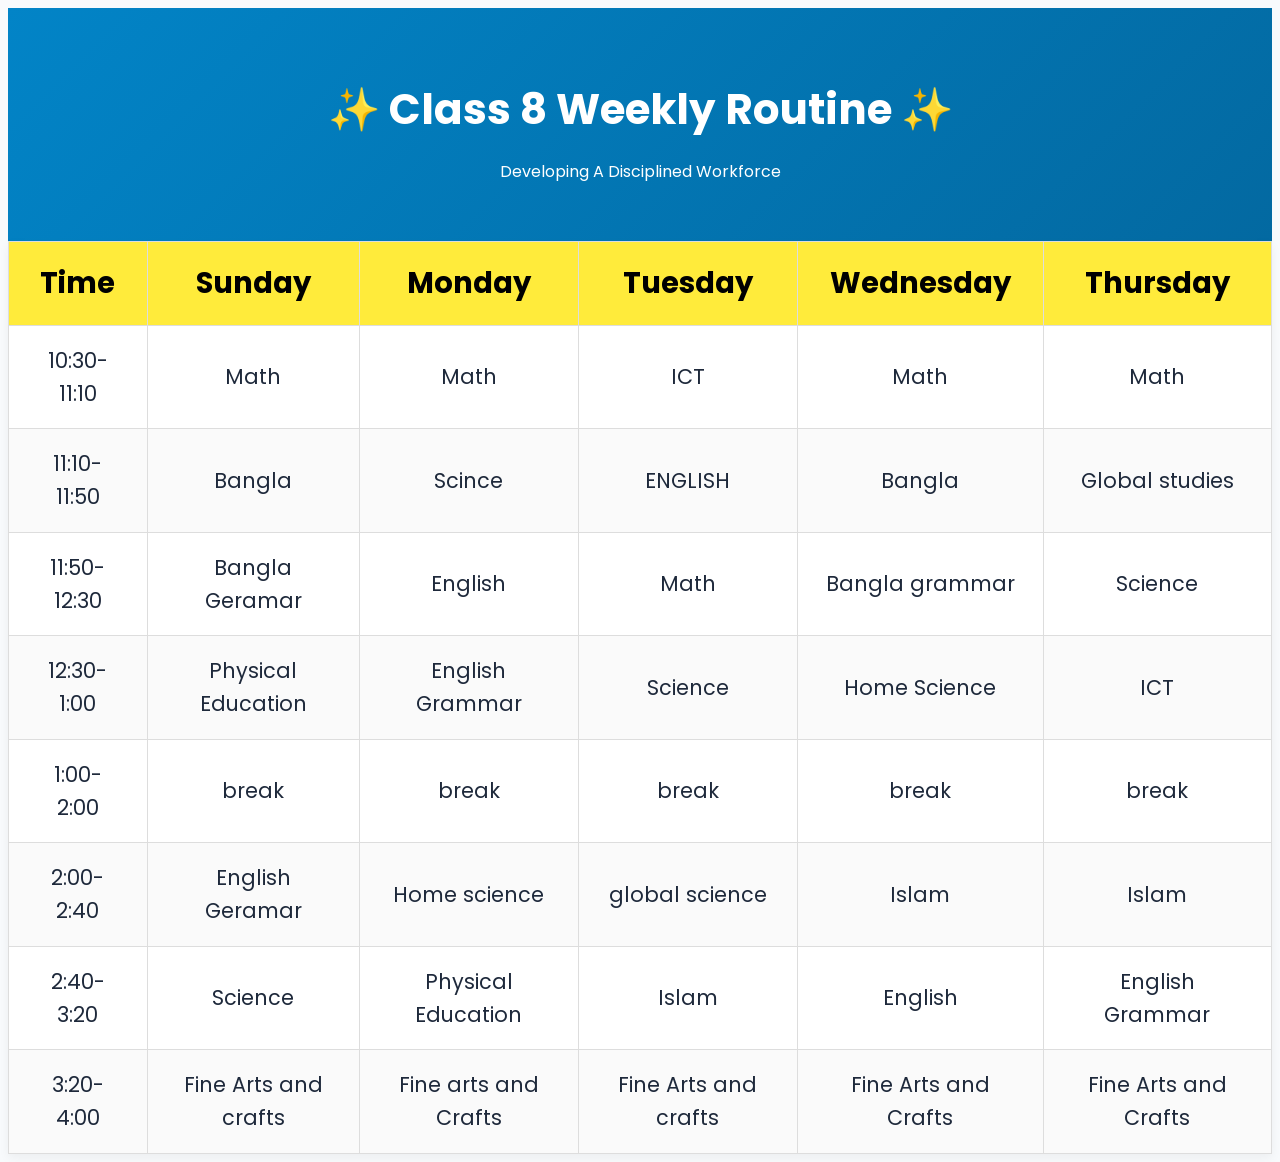
<file: Routine.html>
<!DOCTYPE html>
<html lang="en">
  <head>
    <meta http-equiv="content-type" content="text/html; charset=UTF-8">
    <title>Class Routine</title>
    <meta http-equiv="content-type" content="text/html; charset=UTF-8">
    <meta name="viewport" content="width=device-width, initial-scale=1.0">
    <title>Baliadanga Girls' High School</title>
    <link rel="preconnect" href="https://fonts.googleapis.com">
    <link rel="preconnect" href="https://fonts.gstatic.com" crossorigin="">
    <link href="https://fonts.googleapis.com/css2?family=Poppins:wght@400;600;700&amp;display=swap"

      rel="stylesheet">
    <link rel="stylesheet" href="style.css">
  </head>
  <body>
    <header>
      <h1>✨ Class 8 Weekly Routine ✨</h1>
      <p>Developing A Disciplined Workforce </p>
    </header>
    
    <div class="table-container">
      <table class="dataframe routine-table" border="1">
        <thead>
          <tr style="text-align: right;">
            <th>Time</th>
            <th>Sunday</th>
            <th>Monday</th>
            <th>Tuesday</th>
            <th>Wednesday</th>
            <th>Thursday</th>
          </tr>
        </thead>
        <tbody>
          <tr>
            <td>10:30-11:10</td>
            <td>Math</td>
            <td>Math</td>
            <td>ICT</td>
            <td>Math</td>
            <td>Math</td>
          </tr>
          <tr>
            <td>11:10-11:50</td>
            <td>Bangla</td>
            <td>Scince</td>
            <td>ENGLISH</td>
            <td>Bangla</td>
            <td>Global studies</td>
          </tr>
          <tr>
            <td>11:50-12:30</td>
            <td>Bangla Geramar</td>
            <td>English</td>
            <td>Math</td>
            <td>Bangla grammar</td>
            <td>Science</td>
          </tr>
          <tr>
            <td>12:30-1:00</td>
            <td>Physical Education</td>
            <td>English Grammar</td>
            <td>Science</td>
            <td>Home Science</td>
            <td>ICT</td>
          </tr>
          <tr>
            <td>1:00-2:00</td>
            <td>break</td>
            <td>break</td>
            <td>break</td>
            <td>break</td>
            <td>break</td>
          </tr>
          <tr>
            <td>2:00-2:40</td>
            <td>English Geramar</td>
            <td>Home science</td>
            <td>global science</td>
            <td>Islam</td>
            <td>Islam</td>
          </tr>
          <tr>
            <td>2:40-3:20</td>
            <td>Science</td>
            <td>Physical Education</td>
            <td>Islam</td>
            <td>English</td>
            <td>English Grammar</td>
          </tr>
          <tr>
            <td>3:20-4:00</td>
            <td>Fine Arts and crafts</td>
            <td>Fine arts and Crafts</td>
            <td>Fine Arts and crafts</td>
            <td>Fine Arts and Crafts</td>
            <td>Fine Arts and Crafts</td>
          </tr>
        </tbody>
      </table>
    </div>
    
  </body>
</html>
</file>
<file: style.css>
<html>
  <head>
    <meta http-equiv="content-type" content="text/html; charset=windows-1252">
    <link rel="alternate stylesheet" type="text/css" href="resource://gre-resources/plaintext.css"
      title="Wrap Long Lines">
  </head>
  <body>
    <pre>* {
    box-sizing: border-box;
    margin: 0;
    padding: 0;
}

body {
    font-family: 'Poppins', sans-serif;
    background-color: #f8fafc;
    color: #1e293b;
    line-height: 1.6;
}

header {
    background: linear-gradient(135deg, #0284c7, #0369a1);
    color: white;
    padding: 40px 20px;
    text-align: center;
}

header h1 {
    font-size: clamp(28px, 5vw, 42px); /* Scales fluidly on smaller screens */
    margin-bottom: 10px;
}

nav {
    background-color: #0f172a;
    display: flex;
    justify-content: center;
    flex-wrap: wrap; /* Allows navigation links to wrap on narrow screens */
    gap: 10px;
    padding: 15px;
    box-shadow: 0 4px 6px -1px rgba(0,0,0,0.1);
}

nav a {
    color: white;
    text-decoration: none;
    font-size: 16px;
    font-weight: 600;
    padding: 8px 16px;
    border-radius: 6px;
    transition: background 0.3s;
}

nav a:hover, nav a.active {
    background-color: #0284c7;
}

.container {
    max-width: 1200px;
    margin: 40px auto;
    padding: 0 20px;
}

.hero {
    display: grid;
    /* Switches to a single column stack on mobile, 2 columns on larger screens */
    grid-template-columns: repeat(auto-fit, minmax(280px, 1fr));
    gap: 30px;
    background: white;
    padding: 30px;
    border-radius: 12px;
    box-shadow: 0 4px 12px rgba(0,0,0,0.05);
    align-items: center;
}

.hero-img {
    background-color: #e2e8f0;
    height: 250px;
    width: 100%;
    border-radius: 8px;
    display: flex;
    align-items: center;
    justify-content: center;
    color: #64748b;
    font-size: 20px;
    font-weight: 600;
    border: 2px dashed #cbd5e1;
}

.hero-content h2 {
    color: #0369a1;
    font-size: clamp(24px, 4vw, 32px);
    margin-bottom: 15px;
}

.hero-content p {
    font-size: 16px;
    color: #475569;
    margin-bottom: 15px;
    padding: 5px;
}

.section {
    margin-bottom: 30px;
    padding: 15px;
    border: 1px dashed #cbd5e1;
    background: #fff;
}

.quick-links {
    margin-top: 40px;
    background: white;
    padding: 30px;
    border-radius: 12px;
    box-shadow: 0 4px 12px rgba(0,0,0,0.05);
}

.quick-links h3 {
    font-size: 22px;
    color: #0f172a;
    margin-bottom: 20px;
    border-bottom: 3px solid #0284c7;
    padding-bottom: 8px;
    display: inline-block;
}

.link-grid {
    display: grid;
    /* Automatically collapses columns into rows depending on screen width */
    grid-template-columns: repeat(auto-fit, minmax(220px, 1fr));
    gap: 20px;
}

.link-card {
    background: #f1f5f9;
    padding: 20px;
    border-radius: 8px;
    text-align: center;
    font-weight: 600;
    color: #0369a1;
    text-decoration: none;
    border: 1px solid #e2e8f0;
    transition: transform 0.2s, background 0.2s;
}

.link-card:hover {
    transform: translateY(-3px);
    background: #e0f2fe;
}

footer {
    text-align: center;
    padding: 30px;
    background-color: #0f172a;
    color: #94a3b8;
    margin-top: 60px;
    font-size: 14px;
}
</pre> .table-container { width: 100%; display: flex; justify-content: center; }
    table.routine-table { width: 100%; border-collapse: collapse; font-size:
    1.3em; box-shadow: 0 4px 10px rgba(0,0,0,0.05); background-color: #ffffff; }
    table.routine-table th, table.routine-table td { padding: 18px 24px;
    text-align: center; border: 1px solid #ddd; } table.routine-table th {
    background-color: #ffeb3b; color: #000; font-weight: bold; font-size: 1.4em;
    } table.routine-table tr:nth-child(even) { background-color: #fafafa; }
    table.routine-table tr:hover { background-color: #f1f1f1; }
  </body>
</html>
</file>
